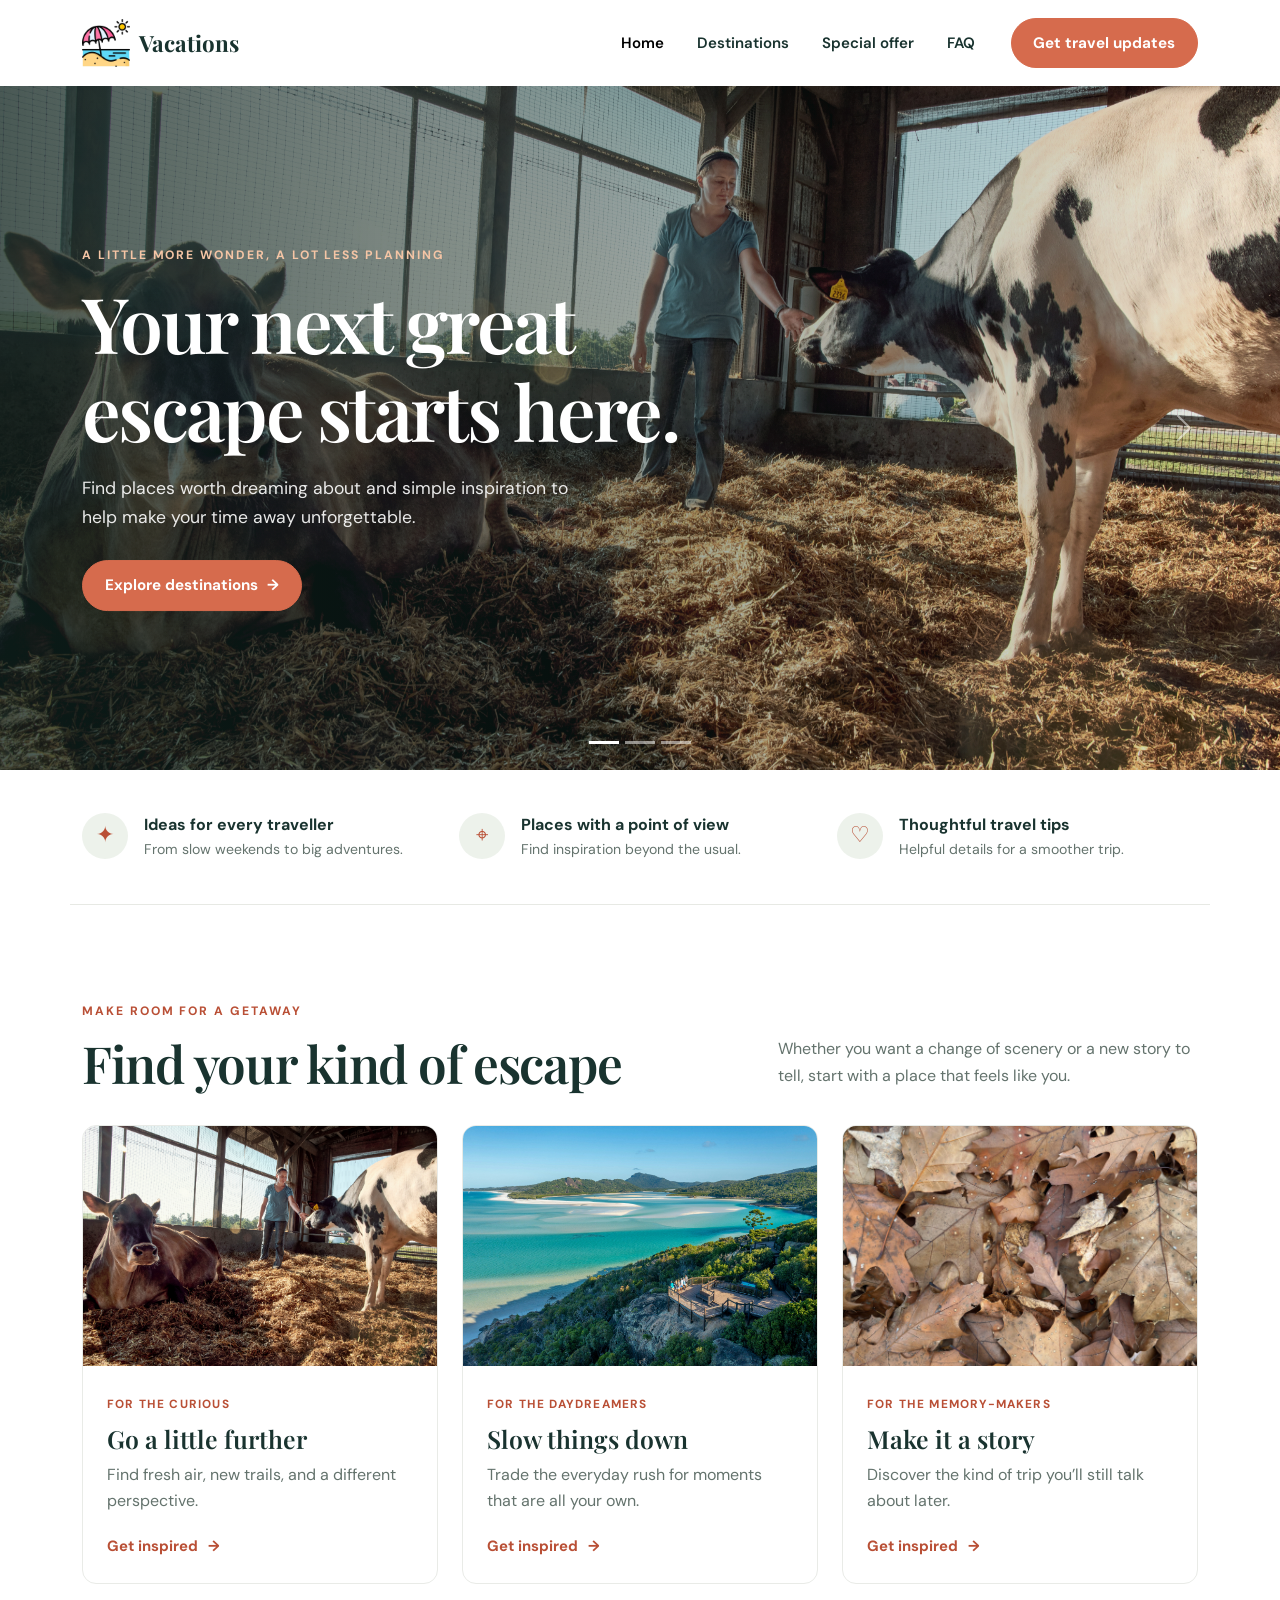
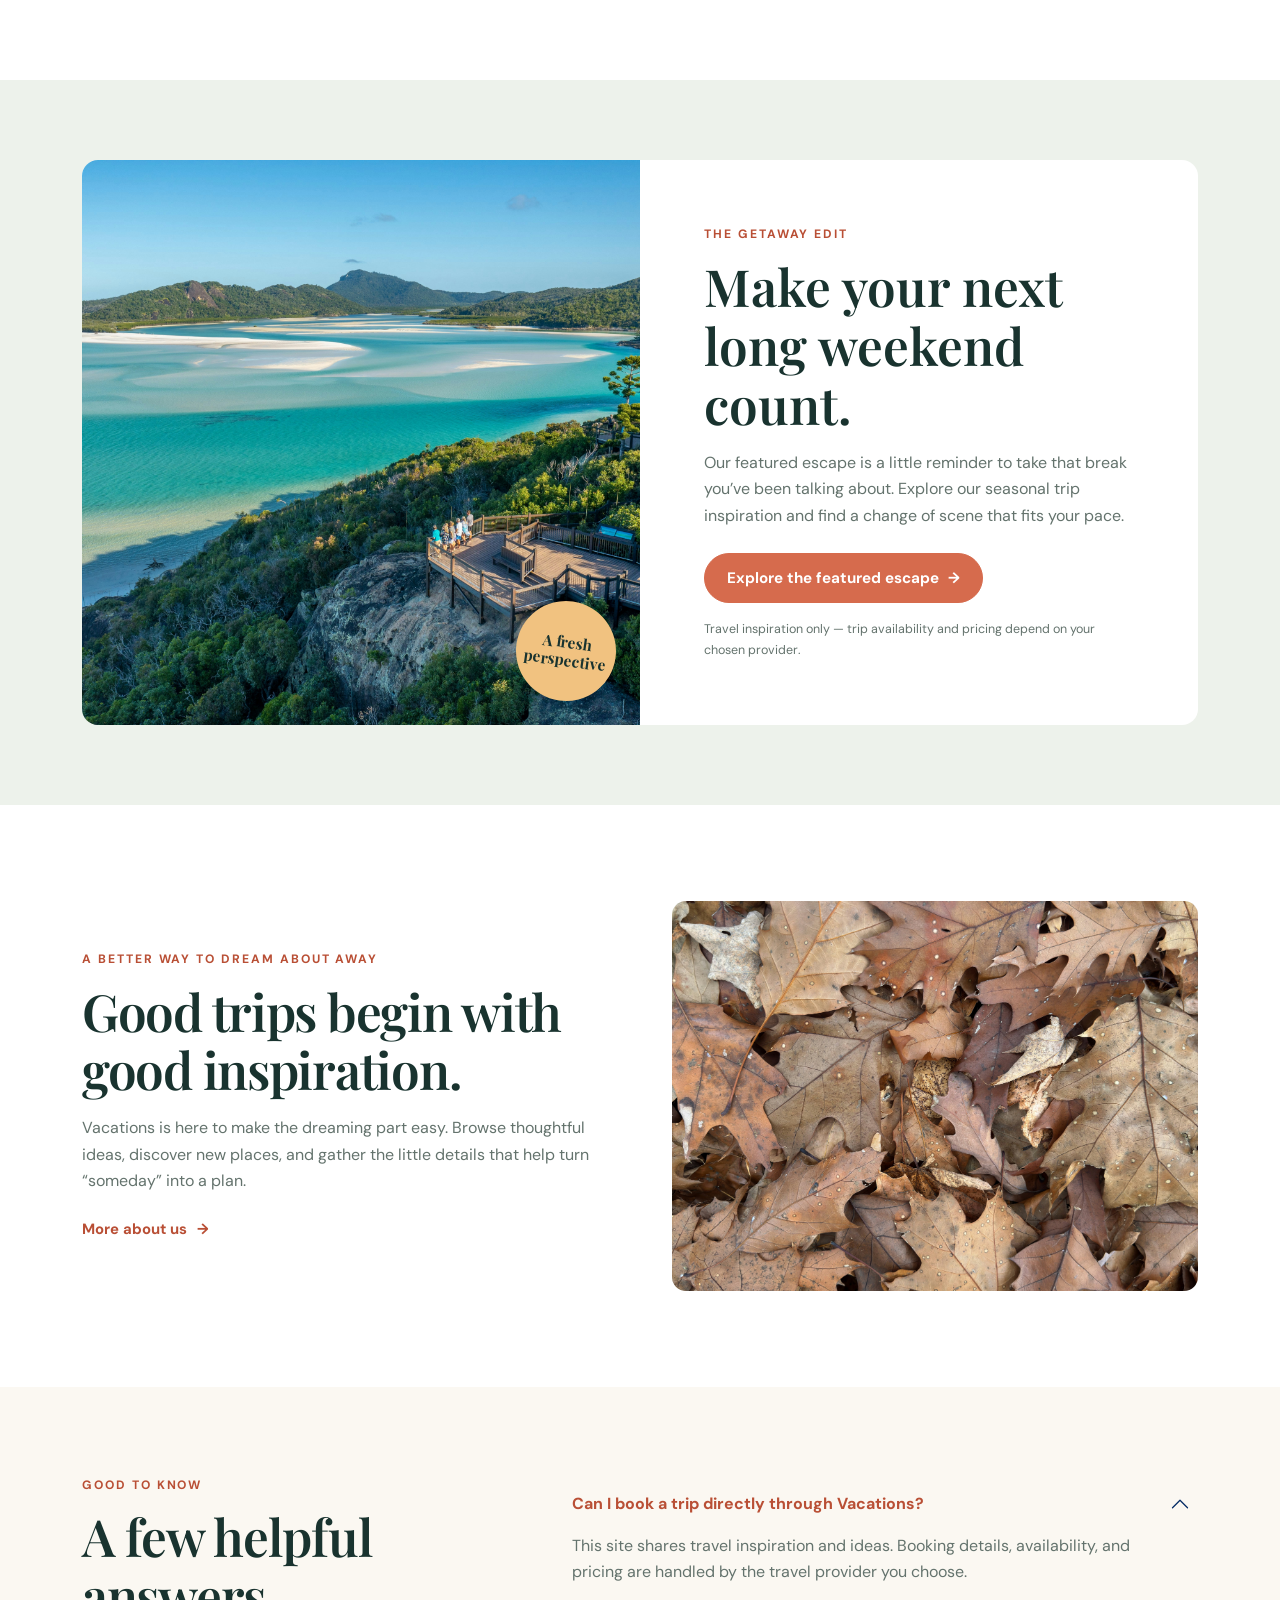
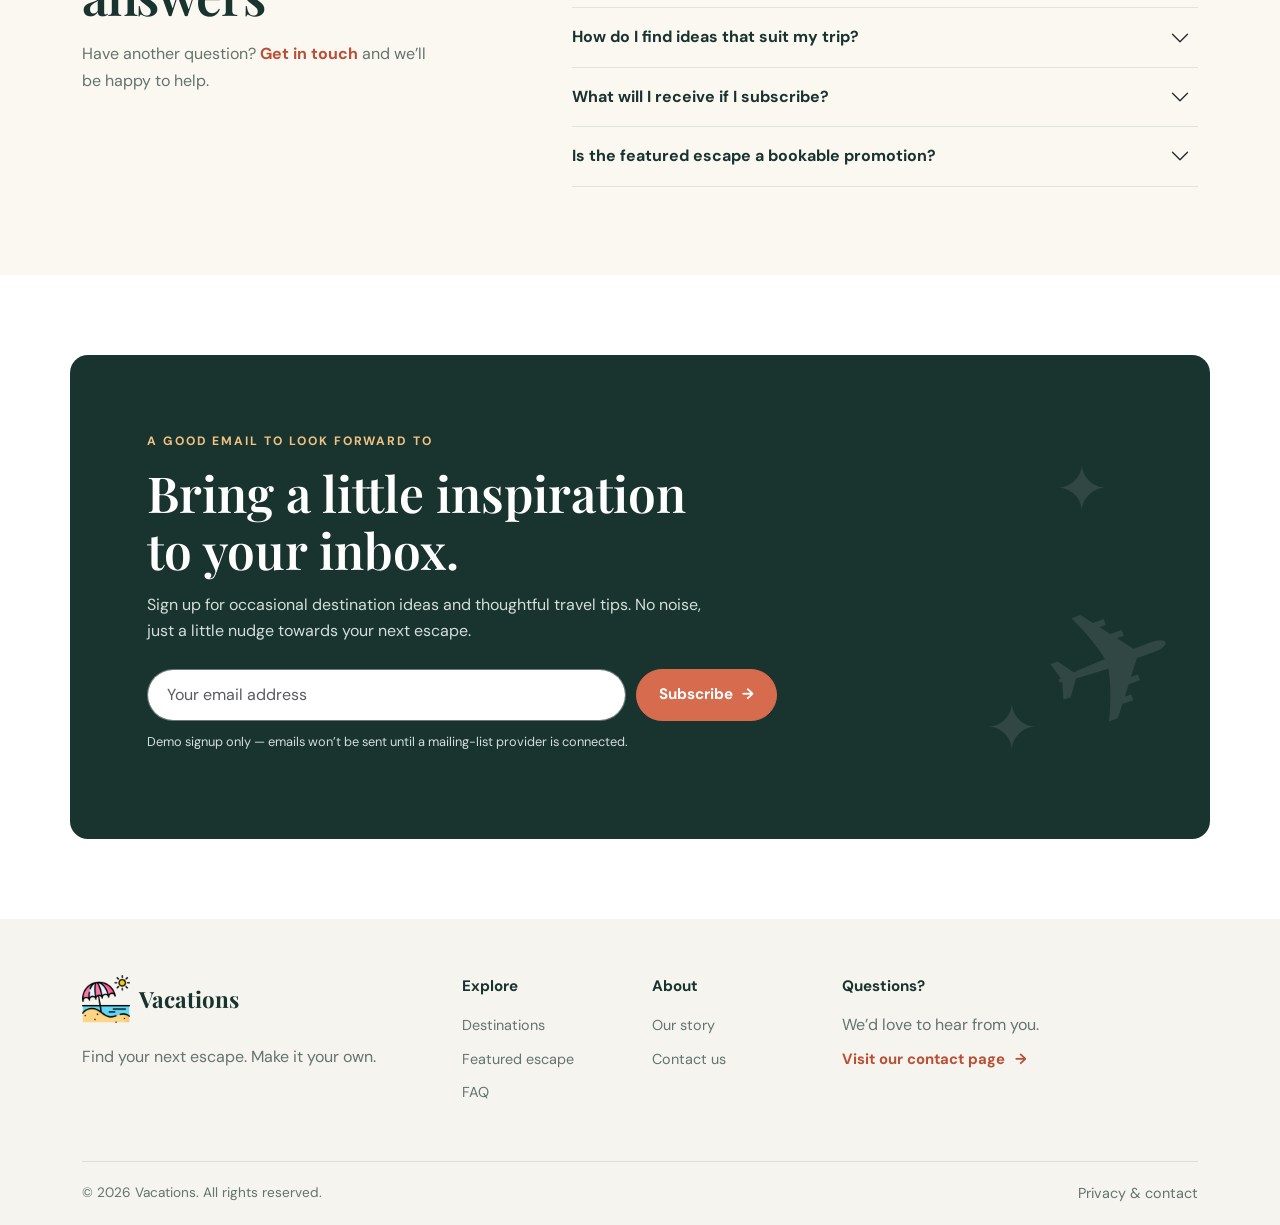
<file: index.html>
<!DOCTYPE html>
<html lang="en">
<head>
    <meta charset="UTF-8">
    <meta name="viewport" content="width=device-width, initial-scale=1.0">
    <meta name="description" content="Find your next escape with Vacations: inspiring destinations, thoughtful travel tips, and trip ideas for every kind of traveller.">
    <title>Vacations | Find your next escape</title>
    <link href="https://cdn.jsdelivr.net/npm/bootstrap@5.3.9/dist/css/bootstrap.min.css" rel="stylesheet" integrity="sha384-yEPZ7jP9S0QKiUQ0m3jjsO4ProIW7wvR9gXkI7JOGa2XVsw53Yke2bsdkBbjmmiX" crossorigin="anonymous">
    <link rel="stylesheet" href="css/style.css">
</head>
<body>
    <header>
        <nav class="navbar navbar-expand-lg">
            <div class="container">
                <a class="navbar-brand" href="#home" aria-label="Vacations home">
                    <img src="images/vacations.png" alt=""> <span>Vacations</span>
                </a>
                <button class="navbar-toggler" type="button" data-bs-toggle="collapse" data-bs-target="#mainNavigation" aria-controls="mainNavigation" aria-expanded="false" aria-label="Toggle navigation">
                    <span class="navbar-toggler-icon"></span>
                </button>
                <div class="collapse navbar-collapse" id="mainNavigation">
                    <ul class="navbar-nav ms-auto align-items-lg-center">
                        <li class="nav-item"><a class="nav-link active" aria-current="page" href="#home">Home</a></li>
                        <li class="nav-item"><a class="nav-link" href="#destinations">Destinations</a></li>
                        <li class="nav-item"><a class="nav-link" href="#offers">Special offer</a></li>
                        <li class="nav-item"><a class="nav-link" href="#faq">FAQ</a></li>
                        <li class="nav-item ms-lg-3"><a class="btn btn-primary nav-cta" href="#newsletter">Get travel updates</a></li>
                    </ul>
                </div>
            </div>
        </nav>

        <section id="home" class="hero" aria-label="Featured destinations">
            <div id="destinationCarousel" class="carousel slide carousel-fade" data-bs-ride="carousel">
                <div class="carousel-indicators">
                    <button type="button" data-bs-target="#destinationCarousel" data-bs-slide-to="0" class="active" aria-current="true" aria-label="Slide 1"></button>
                    <button type="button" data-bs-target="#destinationCarousel" data-bs-slide-to="1" aria-label="Slide 2"></button>
                    <button type="button" data-bs-target="#destinationCarousel" data-bs-slide-to="2" aria-label="Slide 3"></button>
                </div>
                <div class="carousel-inner">
                    <div class="carousel-item active">
                        <img src="images/img3.jpg" class="d-block w-100" alt="A scenic place to discover on your next vacation">
                    </div>
                    <div class="carousel-item">
                        <img src="images/img2.jpg" class="d-block w-100" alt="A beautiful destination for a relaxing getaway" loading="lazy">
                    </div>
                    <div class="carousel-item">
                        <img src="images/im1.jpg.jpg" class="d-block w-100" alt="A memorable view to inspire your next trip" loading="lazy">
                    </div>
                </div>
                <div class="hero-shade"></div>
                <div class="hero-content container">
                    <p class="eyebrow">A little more wonder, a lot less planning</p>
                    <h1>Your next great escape starts here.</h1>
                    <p class="hero-copy">Find places worth dreaming about and simple inspiration to help make your time away unforgettable.</p>
                    <a class="btn btn-primary btn-lg" href="#destinations">Explore destinations <span aria-hidden="true">→</span></a>
                </div>
                <button class="carousel-control-prev" type="button" data-bs-target="#destinationCarousel" data-bs-slide="prev">
                    <span class="carousel-control-prev-icon" aria-hidden="true"></span>
                    <span class="visually-hidden">Previous slide</span>
                </button>
                <button class="carousel-control-next" type="button" data-bs-target="#destinationCarousel" data-bs-slide="next">
                    <span class="carousel-control-next-icon" aria-hidden="true"></span>
                    <span class="visually-hidden">Next slide</span>
                </button>
            </div>
        </section>
    </header>

    <main>
        <section class="benefits container" aria-label="Why travel with Vacations">
            <div class="benefit-item"><span class="benefit-icon" aria-hidden="true">✦</span><div><h2>Ideas for every traveller</h2><p>From slow weekends to big adventures.</p></div></div>
            <div class="benefit-item"><span class="benefit-icon" aria-hidden="true">⌖</span><div><h2>Places with a point of view</h2><p>Find inspiration beyond the usual.</p></div></div>
            <div class="benefit-item"><span class="benefit-icon" aria-hidden="true">♡</span><div><h2>Thoughtful travel tips</h2><p>Helpful details for a smoother trip.</p></div></div>
        </section>

        <section id="destinations" class="section-space container">
            <div class="section-heading">
                <div>
                    <p class="eyebrow">Make room for a getaway</p>
                    <h2>Find your kind of escape</h2>
                </div>
                <p>Whether you want a change of scenery or a new story to tell, start with a place that feels like you.</p>
            </div>
            <div class="row g-4">
                <div class="col-12 col-md-6 col-lg-4">
                    <article class="destination-card">
                        <img src="images/img3.jpg" alt="A scenic destination for an outdoor adventure" loading="lazy">
                        <div class="destination-copy"><span class="destination-tag">For the curious</span><h3>Go a little further</h3><p>Find fresh air, new trails, and a different perspective.</p><a href="#newsletter" class="text-link">Get inspired <span aria-hidden="true">→</span></a></div>
                    </article>
                </div>
                <div class="col-12 col-md-6 col-lg-4">
                    <article class="destination-card">
                        <img src="images/img2.jpg" alt="A peaceful setting for a restful break" loading="lazy">
                        <div class="destination-copy"><span class="destination-tag">For the daydreamers</span><h3>Slow things down</h3><p>Trade the everyday rush for moments that are all your own.</p><a href="#newsletter" class="text-link">Get inspired <span aria-hidden="true">→</span></a></div>
                    </article>
                </div>
                <div class="col-12 col-md-6 col-lg-4">
                    <article class="destination-card">
                        <img src="images/im1.jpg.jpg" alt="An inviting scene for a memorable holiday" loading="lazy">
                        <div class="destination-copy"><span class="destination-tag">For the memory-makers</span><h3>Make it a story</h3><p>Discover the kind of trip you’ll still talk about later.</p><a href="#newsletter" class="text-link">Get inspired <span aria-hidden="true">→</span></a></div>
                    </article>
                </div>
            </div>
        </section>

        <section id="offers" class="offer-section">
            <div class="container">
                <div class="offer-panel">
                    <div class="offer-image">
                        <img src="images/img2.jpg" alt="A beautiful escape to inspire a long weekend away" loading="lazy">
                        <span class="offer-stamp">A fresh<br>perspective</span>
                    </div>
                    <div class="offer-copy">
                        <p class="eyebrow">The getaway edit</p>
                        <h2>Make your next long weekend count.</h2>
                        <p>Our featured escape is a little reminder to take that break you’ve been talking about. Explore our seasonal trip inspiration and find a change of scene that fits your pace.</p>
                        <a class="btn btn-primary" href="#newsletter">Explore the featured escape <span aria-hidden="true">→</span></a>
                        <p class="offer-note">Travel inspiration only — trip availability and pricing depend on your chosen provider.</p>
                    </div>
                </div>
            </div>
        </section>

        <section class="about-section container section-space">
            <div class="about-copy">
                <p class="eyebrow">A better way to dream about away</p>
                <h2>Good trips begin with good inspiration.</h2>
                <p>Vacations is here to make the dreaming part easy. Browse thoughtful ideas, discover new places, and gather the little details that help turn “someday” into a plan.</p>
                <a class="text-link" href="about.html">More about us <span aria-hidden="true">→</span></a>
            </div>
            <div class="about-image"><img src="images/im1.jpg.jpg" alt="A view to help you picture your next trip" loading="lazy"></div>
        </section>

        <section id="faq" class="faq-section">
            <div class="container faq-layout">
                <div class="faq-intro">
                    <p class="eyebrow">Good to know</p>
                    <h2>A few helpful answers</h2>
                    <p>Have another question? <a href="contact.html">Get in touch</a> and we’ll be happy to help.</p>
                </div>
                <div class="accordion" id="faqAccordion">
                    <div class="accordion-item">
                        <h3 class="accordion-header"><button class="accordion-button" type="button" data-bs-toggle="collapse" data-bs-target="#faqOne" aria-expanded="true" aria-controls="faqOne">Can I book a trip directly through Vacations?</button></h3>
                        <div id="faqOne" class="accordion-collapse collapse show" data-bs-parent="#faqAccordion"><div class="accordion-body">This site shares travel inspiration and ideas. Booking details, availability, and pricing are handled by the travel provider you choose.</div></div>
                    </div>
                    <div class="accordion-item">
                        <h3 class="accordion-header"><button class="accordion-button collapsed" type="button" data-bs-toggle="collapse" data-bs-target="#faqTwo" aria-expanded="false" aria-controls="faqTwo">How do I find ideas that suit my trip?</button></h3>
                        <div id="faqTwo" class="accordion-collapse collapse" data-bs-parent="#faqAccordion"><div class="accordion-body">Start with the destination themes on this page, then use our travel updates for new seasonal ideas and helpful planning tips.</div></div>
                    </div>
                    <div class="accordion-item">
                        <h3 class="accordion-header"><button class="accordion-button collapsed" type="button" data-bs-toggle="collapse" data-bs-target="#faqThree" aria-expanded="false" aria-controls="faqThree">What will I receive if I subscribe?</button></h3>
                        <div id="faqThree" class="accordion-collapse collapse" data-bs-parent="#faqAccordion"><div class="accordion-body">Occasional travel inspiration, destination ideas, and practical tips. You can unsubscribe from updates at any time once the mailing list is connected.</div></div>
                    </div>
                    <div class="accordion-item">
                        <h3 class="accordion-header"><button class="accordion-button collapsed" type="button" data-bs-toggle="collapse" data-bs-target="#faqFour" aria-expanded="false" aria-controls="faqFour">Is the featured escape a bookable promotion?</button></h3>
                        <div id="faqFour" class="accordion-collapse collapse" data-bs-parent="#faqAccordion"><div class="accordion-body">It’s a featured travel idea, not a live offer. Check with your selected provider for current availability, prices, and terms.</div></div>
                    </div>
                </div>
            </div>
        </section>

        <section id="newsletter" class="newsletter-section container">
            <div class="newsletter-content">
                <p class="eyebrow">A good email to look forward to</p>
                <h2>Bring a little inspiration to your inbox.</h2>
                <p>Sign up for occasional destination ideas and thoughtful travel tips. No noise, just a little nudge towards your next escape.</p>
                <form id="newsletterForm" class="newsletter-form">
                    <label class="visually-hidden" for="newsletterEmail">Email address</label>
                    <input class="form-control" type="email" id="newsletterEmail" name="email" placeholder="Your email address" autocomplete="email" required>
                    <button class="btn btn-primary" type="submit">Subscribe <span aria-hidden="true">→</span></button>
                </form>
                <p class="privacy-note">Demo signup only — emails won’t be sent until a mailing-list provider is connected.</p>
                <p id="newsletterMessage" class="newsletter-message" aria-live="polite"></p>
            </div>
            <div class="newsletter-decoration" aria-hidden="true"><span>✦</span><span>✈</span><span>✦</span></div>
        </section>
    </main>

    <footer class="site-footer">
        <div class="container">
            <div class="row g-4">
                <div class="col-12 col-md-6 col-lg-4 footer-brand">
                    <a class="navbar-brand" href="#home"><img src="images/vacations.png" alt=""> <span>Vacations</span></a>
                    <p>Find your next escape. Make it your own.</p>
                </div>
                <div class="col-6 col-md-3 col-lg-2">
                    <h2>Explore</h2>
                    <ul class="list-unstyled"><li><a href="#destinations">Destinations</a></li><li><a href="#offers">Featured escape</a></li><li><a href="#faq">FAQ</a></li></ul>
                </div>
                <div class="col-6 col-md-3 col-lg-2">
                    <h2>About</h2>
                    <ul class="list-unstyled"><li><a href="about.html">Our story</a></li><li><a href="contact.html">Contact us</a></li></ul>
                </div>
                <div class="col-12 col-lg-4 footer-contact">
                    <h2>Questions?</h2>
                    <p>We’d love to hear from you.</p>
                    <a href="contact.html" class="text-link">Visit our contact page <span aria-hidden="true">→</span></a>
                </div>
            </div>
            <div class="footer-bottom">
                <p>&copy; <span id="viti"></span> Vacations. All rights reserved.</p>
                <a href="contact.html">Privacy &amp; contact</a>
            </div>
        </div>
    </footer>

    <script src="https://cdn.jsdelivr.net/npm/bootstrap@5.3.9/dist/js/bootstrap.bundle.min.js" integrity="sha384-WyOxWvTyr1QaMPfiPJSv76iReVthorl5uWlFtZPyK0IEB0hGzo9y5Bp9mYanr8Bu" crossorigin="anonymous"></script>
    <script src="js/index.js"></script>
</body>
</html>
</file>
<file: css/style.css>
@import url('https://fonts.googleapis.com/css2?family=DM+Sans:wght@400;500;600;700&family=Playfair+Display:wght@500;600;700&display=swap');

:root {
    --ink: #19332f;
    --muted: #64736d;
    --brand: #d66b4d;
    --brand-dark: #b94f35;
    --cream: #fbf8f2;
    --soft-green: #edf2eb;
    --font-title: "Playfair Display", Georgia, serif;
    --font-body: "DM Sans", Arial, sans-serif;
}

* {
    box-sizing: border-box;
}

html {
    scroll-behavior: smooth;
    scroll-padding-top: 5rem;
}

body {
    margin: 0;
    color: var(--ink);
    background: #fff;
    font-family: var(--font-body);
    line-height: 1.65;
}

h1, h2, h3 {
    color: var(--ink);
    font-family: var(--font-title);
    font-weight: 600;
    line-height: 1.15;
}

p {
    color: var(--muted);
}

a {
    color: inherit;
    text-decoration: none;
}

a:focus-visible, button:focus-visible, input:focus-visible {
    outline: 3px solid #e6a14e;
    outline-offset: 3px;
}

.navbar {
    position: relative;
    z-index: 5;
    min-height: 86px;
    background: #fff;
}

.navbar-brand {
    display: inline-flex;
    align-items: center;
    gap: .55rem;
    color: var(--ink);
    font-family: var(--font-title);
    font-size: 1.4rem;
    font-weight: 700;
}

.navbar-brand:hover {
    color: var(--brand-dark);
}

.navbar-brand img {
    width: 48px;
    height: 48px;
    object-fit: contain;
}

.navbar-nav {
    gap: .45rem;
}

.nav-link {
    padding: .65rem .8rem !important;
    color: var(--ink);
    font-size: .94rem;
    font-weight: 600;
}

.nav-link:hover, .nav-link.active {
    color: var(--brand-dark);
}

.btn-primary {
    border: 1px solid var(--brand);
    border-radius: 999px;
    padding: .8rem 1.35rem;
    background: var(--brand);
    color: #fff;
    font-family: var(--font-body);
    font-size: .95rem;
    font-weight: 700;
}

.btn-primary:hover, .btn-primary:active {
    border-color: var(--brand-dark) !important;
    background: var(--brand-dark) !important;
    color: #fff !important;
}

.hero, .hero .carousel, .hero .carousel-inner, .hero .carousel-item {
    height: min(690px, 76vh);
    min-height: 500px;
}

.hero {
    position: relative;
    overflow: hidden;
    background: #526b60;
}

.hero .carousel-item img {
    width: 100%;
    height: 100%;
    object-fit: cover;
    object-position: center;
}

.hero-shade {
    position: absolute;
    z-index: 1;
    inset: 0;
    background: linear-gradient(90deg, rgba(15, 35, 31, .75) 0%, rgba(15, 35, 31, .43) 47%, rgba(15, 35, 31, .04) 100%);
    pointer-events: none;
}

.hero-content {
    position: absolute;
    z-index: 2;
    top: 50%;
    left: 50%;
    transform: translate(-50%, -50%);
    pointer-events: none;
}

.hero-content > * {
    max-width: 620px;
}

.hero-content .btn {
    pointer-events: auto;
}

.hero h1 {
    max-width: 620px;
    margin: 0 0 1.2rem;
    color: #fff;
    font-size: clamp(2.7rem, 6vw, 5.2rem);
    letter-spacing: -.035em;
}

.hero-copy {
    max-width: 520px;
    margin-bottom: 1.8rem;
    color: rgba(255, 255, 255, .9);
    font-size: 1.1rem;
}

.eyebrow {
    margin-bottom: .8rem;
    color: var(--brand-dark);
    font-size: .76rem;
    font-weight: 700;
    letter-spacing: .16em;
    text-transform: uppercase;
}

.hero .eyebrow {
    color: #f5c5a5;
}

.benefits {
    display: grid;
    grid-template-columns: repeat(3, 1fr);
    gap: 1rem;
    padding-top: 2.7rem;
    padding-bottom: 2.7rem;
    border-bottom: 1px solid #e7e9e4;
}

.benefit-item {
    display: flex;
    align-items: flex-start;
    gap: 1rem;
}

.benefit-icon {
    display: grid;
    flex: 0 0 46px;
    width: 46px;
    height: 46px;
    place-items: center;
    border-radius: 50%;
    background: var(--soft-green);
    color: var(--brand-dark);
    font-size: 1.35rem;
}

.benefit-item h2 {
    margin: .15rem 0 .25rem;
    font-family: var(--font-body);
    font-size: 1rem;
    font-weight: 700;
}

.benefit-item p {
    margin: 0;
    font-size: .88rem;
}

.section-space {
    padding-top: 6rem;
    padding-bottom: 6rem;
}

.section-heading {
    display: flex;
    align-items: end;
    justify-content: space-between;
    gap: 2rem;
    margin-bottom: 2rem;
}

.section-heading h2, .about-copy h2, .faq-intro h2 {
    margin: 0;
    font-size: clamp(2rem, 4vw, 3.2rem);
    letter-spacing: -.025em;
}

.section-heading > p {
    max-width: 420px;
    margin: 0 0 .25rem;
}

.destination-card {
    height: 100%;
    overflow: hidden;
    border: 1px solid #e9ebe7;
    border-radius: 14px;
    background: #fff;
    transition: transform .2s ease, box-shadow .2s ease;
}

.destination-card:hover {
    transform: translateY(-5px);
    box-shadow: 0 16px 35px rgba(25, 51, 47, .11);
}

.destination-card > img {
    display: block;
    width: 100%;
    height: 240px;
    object-fit: cover;
}

.destination-copy {
    padding: 1.5rem;
}

.destination-tag {
    color: var(--brand-dark);
    font-size: .74rem;
    font-weight: 700;
    letter-spacing: .1em;
    text-transform: uppercase;
}

.destination-copy h3 {
    margin: .55rem 0 .5rem;
    font-size: 1.55rem;
}

.destination-copy p {
    min-height: 3.2rem;
    margin-bottom: 1.15rem;
}

.text-link {
    color: var(--brand-dark);
    font-size: .93rem;
    font-weight: 700;
}

.text-link:hover {
    color: var(--ink);
}

.text-link span, .btn span {
    display: inline-block;
    margin-left: .35rem;
    transition: transform .2s ease;
}

.text-link:hover span, .btn:hover span {
    transform: translateX(4px);
}

.offer-section {
    padding: 5rem 0;
    background: var(--soft-green);
}

.offer-panel {
    display: grid;
    grid-template-columns: 1fr 1fr;
    overflow: hidden;
    border-radius: 16px;
    background: #fff;
}

.offer-image {
    position: relative;
    min-height: 420px;
}

.offer-image > img {
    width: 100%;
    height: 100%;
    min-height: 420px;
    object-fit: cover;
}

.offer-stamp {
    position: absolute;
    right: 1.5rem;
    bottom: 1.5rem;
    display: grid;
    width: 100px;
    height: 100px;
    place-content: center;
    border-radius: 50%;
    background: #f1c280;
    color: var(--ink);
    font-family: var(--font-title);
    font-size: .95rem;
    font-weight: 700;
    line-height: 1.2;
    text-align: center;
    transform: rotate(8deg);
}

.offer-copy {
    align-self: center;
    padding: clamp(2rem, 5vw, 4.5rem);
}

.offer-copy h2 {
    margin-bottom: 1rem;
    font-size: clamp(2rem, 4vw, 3.2rem);
}

.offer-copy > p:not(.eyebrow):not(.offer-note) {
    margin-bottom: 1.5rem;
}

.offer-note {
    margin: 1rem 0 0;
    font-size: .78rem;
}

.about-section {
    display: grid;
    grid-template-columns: 1fr 1fr;
    align-items: center;
    gap: 4rem;
}

.about-copy h2 {
    max-width: 520px;
    margin-bottom: 1rem;
}

.about-copy > p:not(.eyebrow) {
    max-width: 520px;
    margin-bottom: 1.35rem;
}

.about-image img {
    display: block;
    width: 100%;
    height: 390px;
    border-radius: 14px;
    object-fit: cover;
}

.faq-section {
    padding: 5.5rem 0;
    background: var(--cream);
}

.faq-layout {
    display: grid;
    grid-template-columns: .8fr 1.2fr;
    gap: 4.5rem;
}

.faq-intro h2 {
    margin-bottom: 1rem;
}

.faq-intro > p:last-child {
    max-width: 350px;
}

.faq-intro a {
    color: var(--brand-dark);
    font-weight: 700;
}

.accordion-item {
    border: 0;
    border-bottom: 1px solid #e1e4dc;
    background: transparent;
}

.accordion-item:first-of-type, .accordion-item:last-of-type {
    border-radius: 0;
}

.accordion-button {
    padding: 1.25rem 2.8rem 1.25rem 0;
    background: transparent;
    box-shadow: none !important;
    color: var(--ink);
    font-family: var(--font-body);
    font-size: 1rem;
    font-weight: 700;
}

.accordion-button:not(.collapsed) {
    background: transparent;
    color: var(--brand-dark);
}

.accordion-button::after {
    position: absolute;
    right: .5rem;
}

.accordion-body {
    padding: 0 2.5rem 1.35rem 0;
    color: var(--muted);
}

.newsletter-section {
    position: relative;
    display: flex;
    min-height: 390px;
    align-items: center;
    justify-content: space-between;
    gap: 3rem;
    margin-top: 5rem;
    margin-bottom: 5rem;
    overflow: hidden;
    padding: clamp(2rem, 6vw, 5rem);
    border-radius: 18px;
    background: var(--ink);
}

.newsletter-content {
    position: relative;
    z-index: 1;
    width: min(100%, 630px);
}

.newsletter-section .eyebrow {
    color: #f1c280;
}

.newsletter-section h2 {
    max-width: 570px;
    margin-bottom: .85rem;
    color: #fff;
    font-size: clamp(2rem, 4vw, 3.1rem);
}

.newsletter-section .newsletter-content > p:not(.eyebrow):not(.privacy-note):not(.newsletter-message) {
    max-width: 560px;
    color: #d4dfd9;
}

.newsletter-form {
    display: flex;
    gap: .65rem;
    margin-top: 1.5rem;
}

.newsletter-form .form-control {
    min-height: 52px;
    border: 1px solid rgba(255, 255, 255, .35);
    border-radius: 999px;
    padding: .75rem 1.2rem;
}

.newsletter-form .btn {
    flex: 0 0 auto;
}

.privacy-note, .newsletter-message {
    margin: .65rem 0 0;
    color: #d4dfd9;
    font-size: .8rem;
}

.newsletter-message:not(:empty) {
    color: #f1c280;
    font-weight: 600;
}

.newsletter-decoration {
    position: absolute;
    top: 0;
    right: 0;
    width: 34%;
    height: 100%;
    color: rgba(255, 255, 255, .1);
    font-size: 4rem;
}

.newsletter-decoration span:first-child {
    position: absolute;
    top: 17%;
    right: 26%;
}

.newsletter-decoration span:nth-child(2) {
    position: absolute;
    top: 37%;
    right: 8%;
    font-size: 10rem;
    transform: rotate(-20deg);
}

.newsletter-decoration span:last-child {
    position: absolute;
    right: 44%;
    bottom: 12%;
}

.site-footer {
    padding: 3.5rem 0 0;
    background: #f5f4ef;
}

.footer-brand > p {
    margin-top: .8rem;
}

.site-footer h2 {
    margin: .2rem 0 1rem;
    font-family: var(--font-body);
    font-size: .95rem;
    font-weight: 700;
}

.site-footer ul li {
    margin-bottom: .45rem;
}

.site-footer ul a, .footer-bottom a {
    color: var(--muted);
    font-size: .9rem;
}

.site-footer a:hover, .footer-bottom a:hover {
    color: var(--brand-dark);
}

.footer-contact p {
    margin-bottom: .5rem;
}

.footer-bottom {
    display: flex;
    justify-content: space-between;
    gap: 1rem;
    margin-top: 2.5rem;
    padding: 1.2rem 0;
    border-top: 1px solid #dedfd8;
}

.footer-bottom p {
    margin: 0;
    font-size: .85rem;
}

@media (max-width: 991.98px) {
    .navbar-collapse {
        padding: .5rem 0 1rem;
    }

    .navbar-nav {
        align-items: stretch !important;
    }

    .nav-cta {
        margin-top: .4rem;
    }

    .hero, .hero .carousel, .hero .carousel-inner, .hero .carousel-item {
        height: 580px;
        min-height: 480px;
    }

    .faq-layout {
        grid-template-columns: 1fr 1.3fr;
        gap: 2.5rem;
    }

    .newsletter-decoration {
        opacity: .6;
    }
}

@media (max-width: 767.98px) {
    .hero, .hero .carousel, .hero .carousel-inner, .hero .carousel-item {
        height: 560px;
        min-height: 500px;
    }

    .hero-shade {
        background: linear-gradient(90deg, rgba(15, 35, 31, .77), rgba(15, 35, 31, .35));
    }

    .hero-content {
        width: 100%;
        padding: 0 2rem;
    }

    .benefits {
        grid-template-columns: 1fr;
        gap: 1.5rem;
        padding-top: 2rem;
        padding-bottom: 2rem;
    }

    .section-space {
        padding-top: 4.25rem;
        padding-bottom: 4.25rem;
    }

    .section-heading {
        display: block;
    }

    .section-heading > p {
        margin-top: 1rem;
    }

    .destination-card > img {
        height: 260px;
    }

    .offer-section {
        padding: 3rem 0;
    }

    .offer-panel, .about-section, .faq-layout {
        grid-template-columns: 1fr;
        gap: 2rem;
    }

    .offer-image, .offer-image > img {
        min-height: 300px;
        height: 300px;
    }

    .offer-copy {
        padding: 0 1.5rem 2rem;
    }

    .about-section {
        gap: 2rem;
    }

    .about-image img {
        height: 300px;
    }

    .faq-section {
        padding: 4rem 0;
    }

    .newsletter-section {
        min-height: 0;
        margin-top: 3.5rem;
        margin-bottom: 3.5rem;
    }

    .newsletter-decoration {
        width: 45%;
        opacity: .4;
    }
}

@media (max-width: 575.98px) {
    .hero, .hero .carousel, .hero .carousel-inner, .hero .carousel-item {
        height: 520px;
        min-height: 480px;
    }

    .hero-content {
        padding: 0 1.5rem;
    }

    .hero h1 {
        font-size: 2.8rem;
    }

    .hero-copy {
        font-size: 1rem;
    }

    .newsletter-section {
        padding: 2rem 1.4rem;
    }

    .newsletter-form {
        align-items: stretch;
        flex-direction: column;
    }

    .newsletter-form .btn {
        width: 100%;
    }

    .newsletter-decoration {
        opacity: .22;
    }

    .footer-bottom {
        flex-direction: column;
        gap: .35rem;
    }
}

@media (prefers-reduced-motion: reduce) {
    html {
        scroll-behavior: auto;
    }

    *, *::before, *::after {
        transition-duration: .01ms !important;
    }
}
</file>
